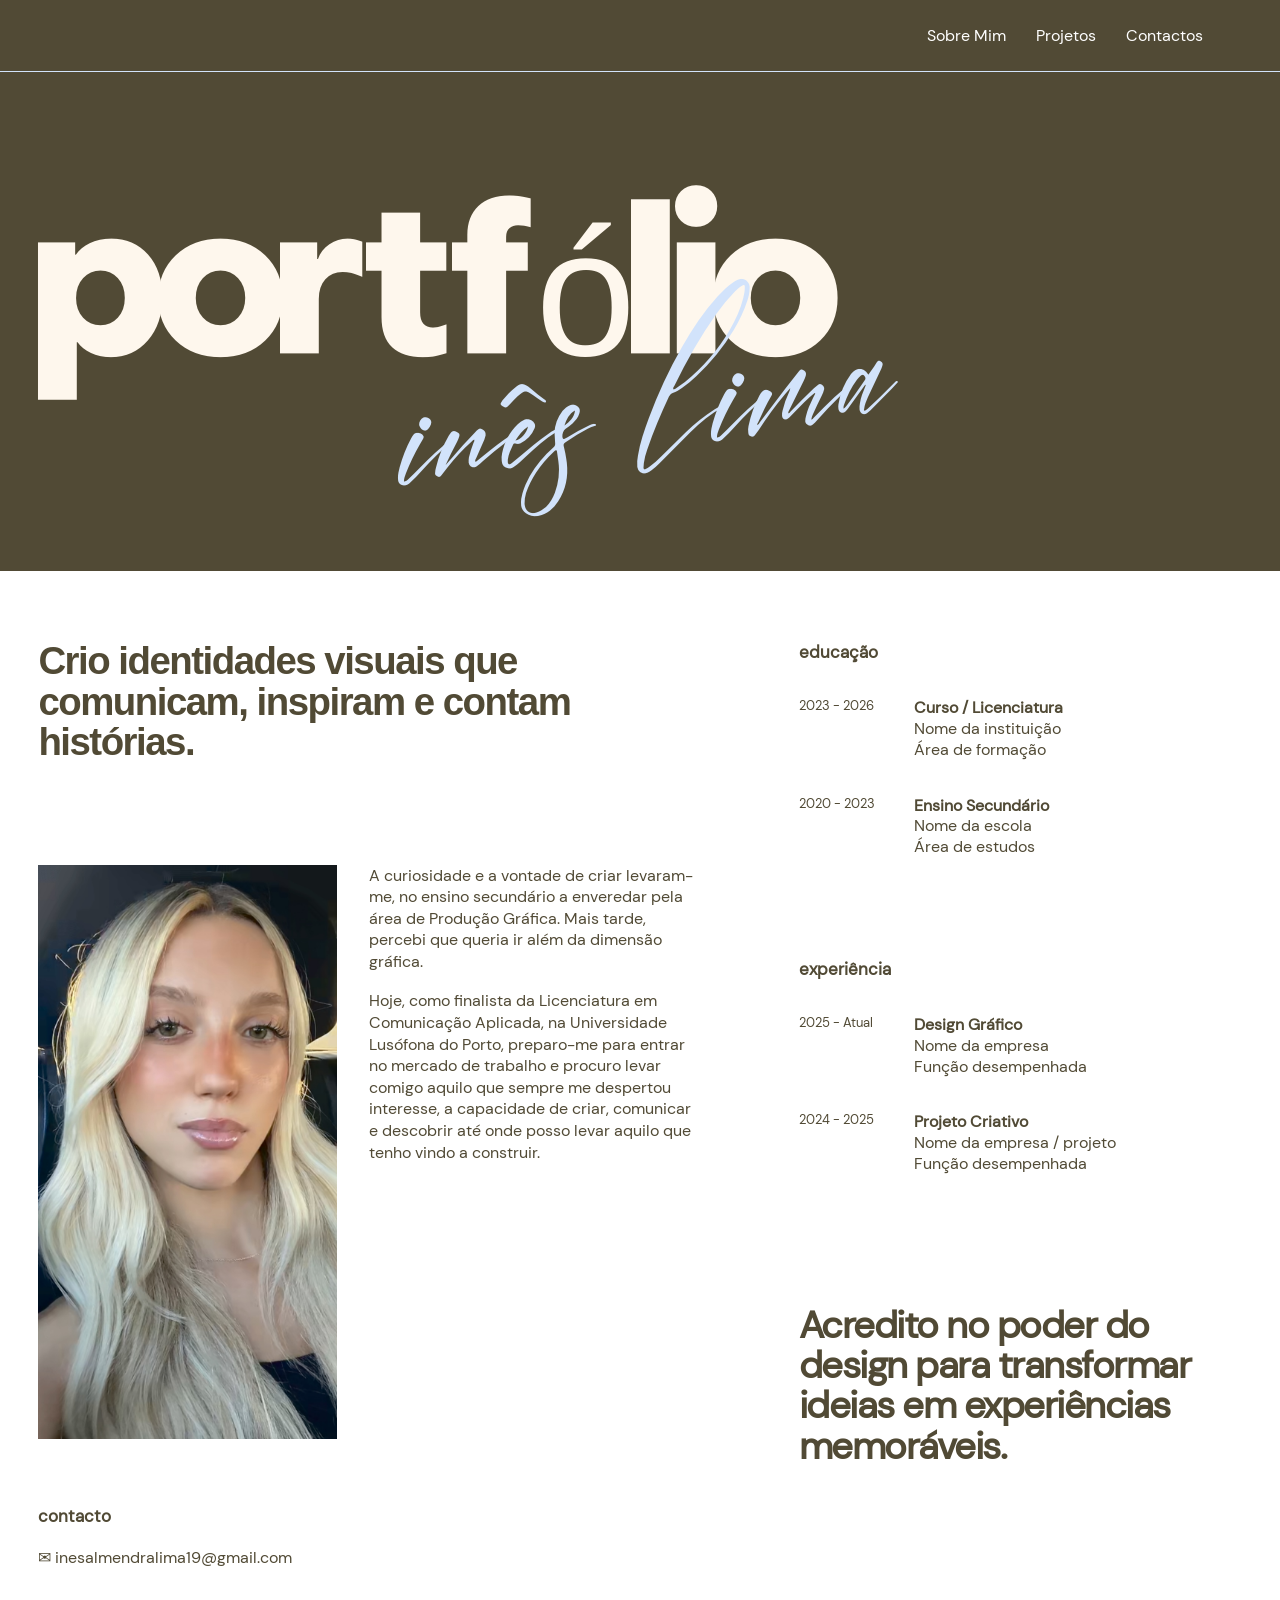
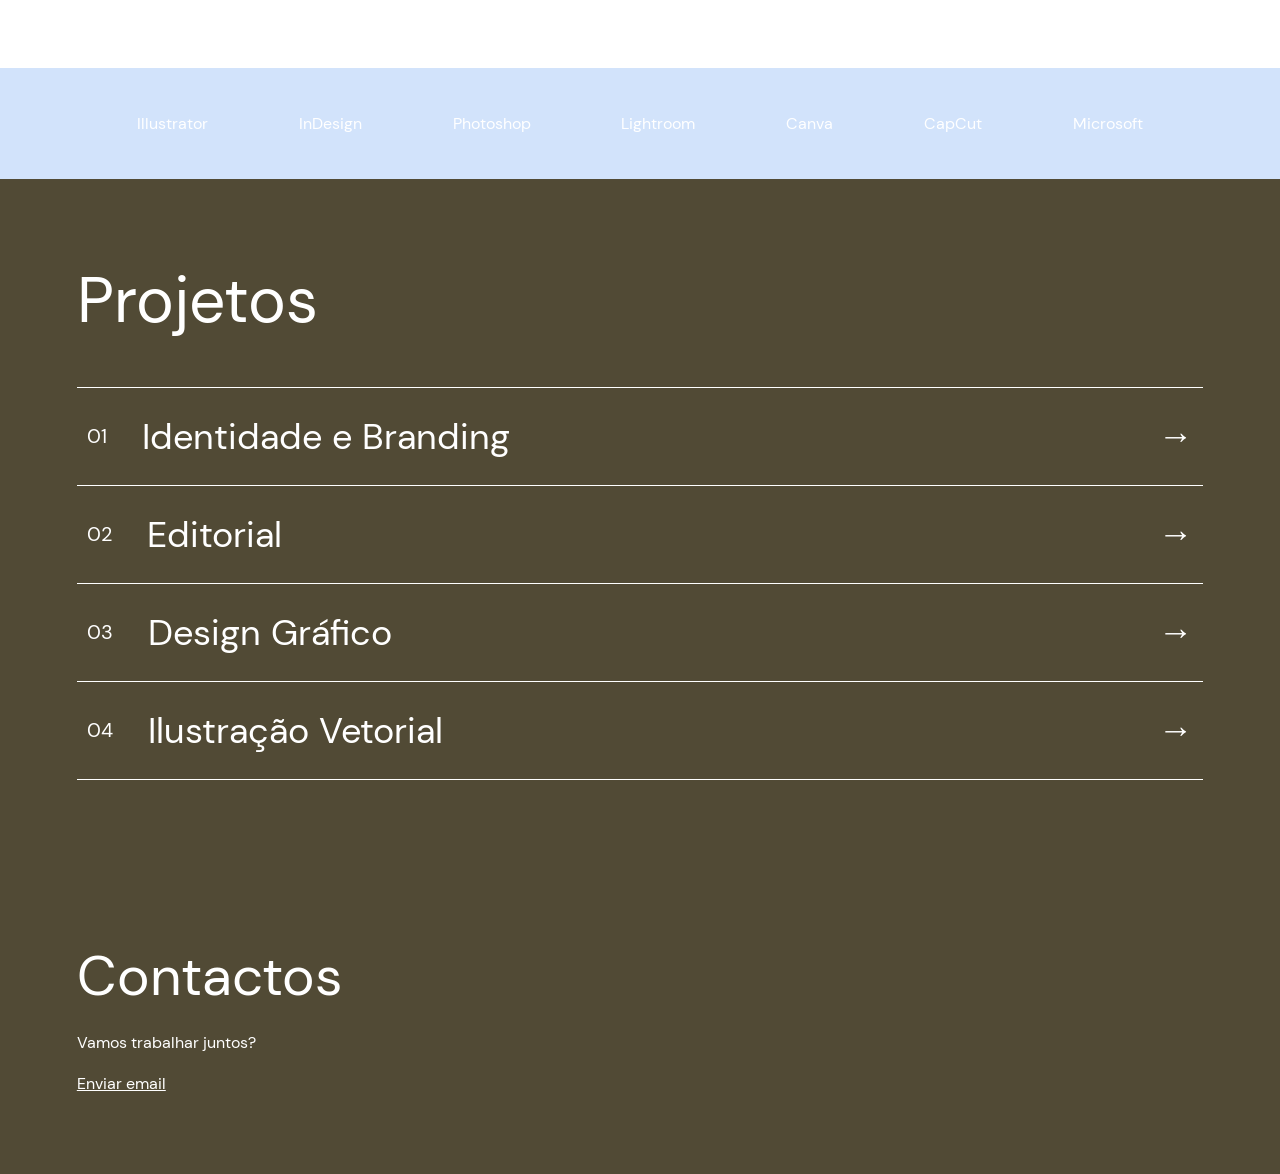
<file: index.html>
<!DOCTYPE html>
<html lang="pt">
<head>
    <meta charset="UTF-8">
    <meta name="viewport"
          content="width=device-width, initial-scale=1.0">
    <title>Portfólio | Inês Lima</title>
    <link rel="stylesheet" href="style.css">
</head>

<body>

    <!-- MENU -->
    <header class="navbar">
        <nav>
            <a href="#sobre">Sobre Mim</a>
            <a href="#projetos">Projetos</a>
            <a href="#contactos">Contactos</a>
        </nav>
    </header>

    <main>
        
<!-- APRESENTAÇÃO -->
<section class="hero">
    <div class="hero-conteudo">

        <h1 class="hero-titulo">portfólio</h1>

        <span class="hero-assinatura">inês lima</span>

    </div>
</section>


        
<!-- SOBRE MIM -->
<section id="sobre" class="sobre">

    <!-- LADO ESQUERDO -->
    <div class="sobre-esquerda">

        <h2 class="frase-principal">
            Crio identidades visuais que comunicam,
            inspiram e contam histórias.
        </h2>

        <div class="apresentacao">

            <img src="/imagens/ines.png"
                 alt="Fotografia de Inês Lima">

            <div class="texto-apresentacao">
                <p>
                    A curiosidade e a vontade de criar levaram-me, no ensino secundário a enveredar pela área de Produção Gráfica. Mais tarde, percebi que queria ir além da dimensão gráfica.

                </p>

                <p>
                    Hoje, como finalista da Licenciatura em Comunicação Aplicada, na Universidade Lusófona do Porto, preparo-me para entrar no mercado de trabalho e procuro levar comigo aquilo que sempre me despertou interesse, a capacidade de criar, comunicar e descobrir até onde posso levar aquilo que tenho vindo a construir.

                </p>


            </div>

        </div>

        <div class="contacto-sobre">
            <h3>contacto</h3>
            <a href="mailto:email@exemplo.com">
                ✉ inesalmendralima19@gmail.com
            </a>
        </div>

    </div>

    <!-- LADO DIREITO -->
    <div class="sobre-direita">

        <!-- EDUCAÇÃO -->
        <div class="educacao">

            <h3>educação</h3>

            <div class="entrada">
                <span class="data">2023 - 2026</span>

                <div class="detalhes">
                    <strong>Curso / Licenciatura</strong>
                    <p>Nome da instituição</p>
                    <p>Área de formação</p>
                </div>
            </div>

            <div class="entrada">
                <span class="data">2020 - 2023</span>

                <div class="detalhes">
                    <strong>Ensino Secundário</strong>
                    <p>Nome da escola</p>
                    <p>Área de estudos</p>
                </div>
            </div>

        </div>

        <!-- EXPERIÊNCIA -->
        <div class="experiencia">

            <h3>experiência</h3>

            <div class="entrada">
                <span class="data">2025 - Atual</span>

                <div class="detalhes">
                    <strong>Design Gráfico</strong>
                    <p>Nome da empresa</p>
                    <p>Função desempenhada</p>
                </div>
            </div>

            <div class="entrada">
                <span class="data">2024 - 2025</span>

                <div class="detalhes">
                    <strong>Projeto Criativo</strong>
                    <p>Nome da empresa / projeto</p>
                    <p>Função desempenhada</p>
                </div>
            </div>

        </div>

        <!-- FRASE FINAL -->
        <h2 class="frase-final">
            Acredito no poder do design para
            transformar ideias em experiências
            memoráveis.
        </h2>

    </div>

</section>


        <!-- FERRAMENTAS -->
        <section class="ferramentas">
            <div class="ferramenta">Illustrator</div>
            <div class="ferramenta">InDesign</div>
            <div class="ferramenta">Photoshop</div>
            <div class="ferramenta">Lightroom</div>
            <div class="ferramenta">Canva</div>
            <div class="ferramenta">CapCut</div>
            <div class="ferramenta">Microsoft</div>
        </section>

        <!-- PROJETOS -->
        <section id="projetos" class="projetos">
            <h2>Projetos</h2>

            <a href="projetos/branding.html"
               class="projeto">
                <span>01</span>
                <h3>Identidade e Branding</h3>
                <span class="seta">→</span>
            </a>

            <a href="projetos/editorial.html"
               class="projeto">
                <span>02</span>
                <h3>Editorial</h3>
                <span class="seta">→</span>
            </a>

            <a href="projetos/design-grafico.html"
               class="projeto">
                <span>03</span>
                <h3>Design Gráfico</h3>
                <span class="seta">→</span>
            </a>

            <a href="projetos/ilustracao.html"
               class="projeto">
                <span>04</span>
                <h3>Ilustração Vetorial</h3>
                <span class="seta">→</span>
            </a>
        </section>

        <!-- CONTACTOS -->
        <section id="contactos" class="contactos">
            <h2>Contactos</h2>
            <p>Vamos trabalhar juntos?</p>
            <a href="mailto:email@exemplo.com">
                Enviar email
            </a>
        </section>
    </main>

    <script src="script.js"></script>
</body>
</html>
</file>
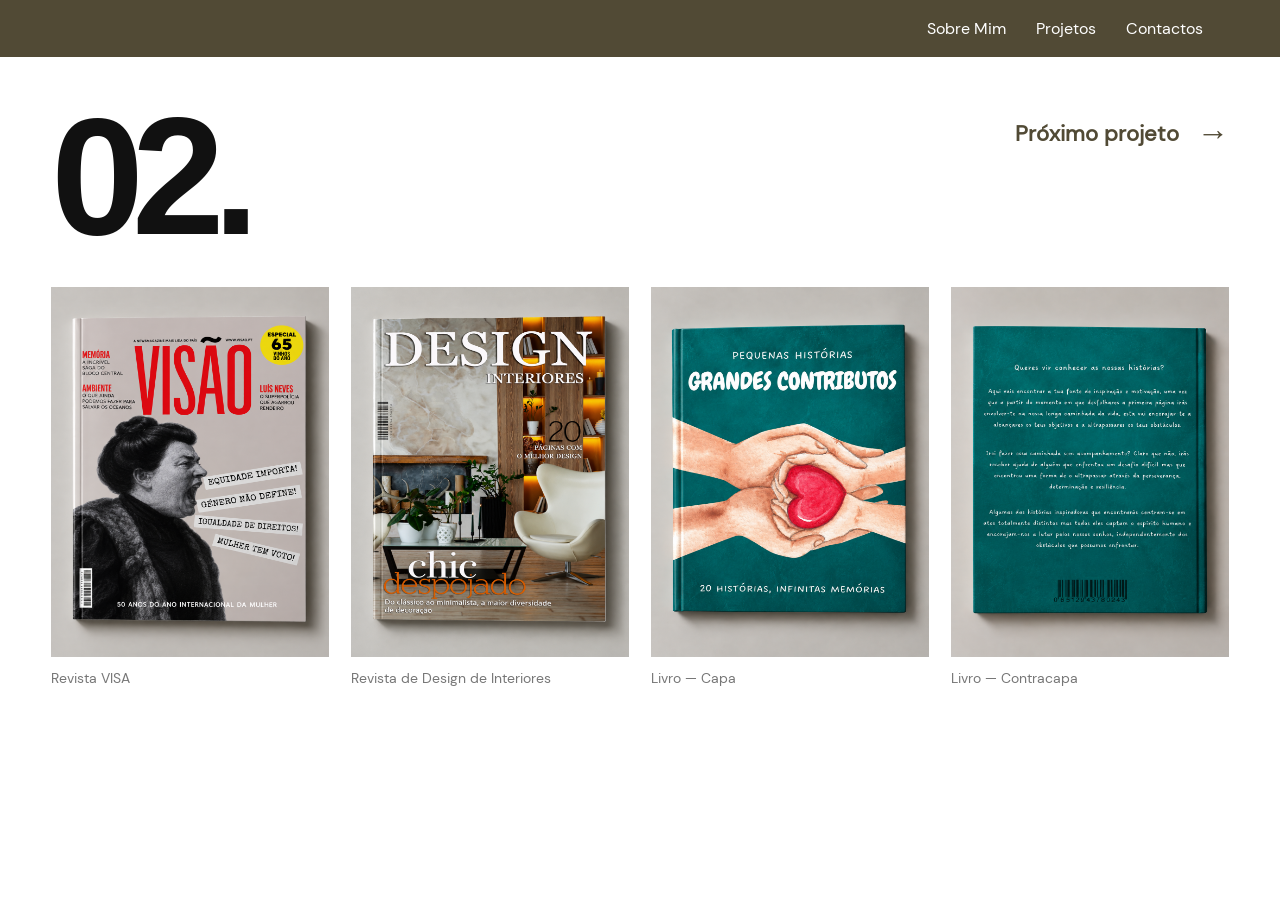
<file: projetos/editorial.html>
<!DOCTYPE html>
<html lang="pt">
<head>
  <meta charset="UTF-8">
  <meta name="viewport" content="width=device-width, initial-scale=1.0">
  <title>Editorial | Inês Lima</title>
  <link rel="stylesheet" href="editorial.css">
  <script src="editorial.js" defer></script>
</head>
<body>
  <header class="navbar">
    <nav aria-label="Menu principal">
      <a href="../index.html#sobre">Sobre Mim</a>
      <a href="../index.html#projetos">Projetos</a>
      <a href="../index.html#contactos">Contactos</a>
    </nav>
  </header>

  <main>

      
<div class="editorial-topo">

<span class="numero-projeto" aria-label="Projeto 02">02.</span>
    <a href="/projetos/design-grafico.html" class="proximo-projeto">
        Próximo projeto
        <span>→</span>
    </a>

</div>

<section class="editorial-gallery">

    <figure class="editorial-item">
        <div class="editorial-imagem">
            <img
                src="/imagens/revistaV.png"
                alt="Conceito de capa para a revista Visão">
        </div>
        <figcaption>Revista VISA</figcaption>
    </figure>

    <figure class="editorial-item">
        <div class="editorial-imagem">
            <img
                src="/imagens/revistaD.png"
                alt="Conceito de capa para uma revista de design de interiores">
        </div>
        <figcaption>Revista de Design de Interiores</figcaption>
    </figure>

    <figure class="editorial-item">
        <div class="editorial-imagem">
            <img
                src="/imagens/capa.png"
                alt="Conceito de uma capa de um livro">
        </div>
        <figcaption>Livro — Capa</figcaption>
    </figure>

    <figure class="editorial-item">
        <div class="editorial-imagem">
            <img
                src="/imagens/contracapa.png"
                alt="Contracapa do livro">
        </div>
        <figcaption>Livro — Contracapa</figcaption>
    </figure>

</section>

    </section>
  </main>
</body>
</html>
</file>
<file: style.css>
/* FONTES PERSONALIZADAS */
@font-face {
    font-family: 'Amsterdam';
    src: url('fonts/AMSTERDAM%20SIGNATURE.OTF') format('opentype');
    font-weight: 400;
    font-style: normal;
    font-display: swap;
}

@font-face {
    font-family: 'Dmsans';
    src: url('fonts/DMSANS-REGULAR.TTF') format('truetype');
    font-weight: 400;
    font-style: normal;
    font-display: swap;
}

@font-face {
    font-family: 'Demo';
    src: url('fonts/FONTSPRING-DEMO-RODER_FONTLOT143F.OTF') format('opentype');
    font-weight: 400;
    font-style: normal;
    font-display: swap;
}

/* CORES E CONFIGURAÇÕES */
:root {
    --fundo: #ffffff;
    --texto: #d2e3fb;
    --castanho: #514a35;
    --bege: #fef7ed;
}

*, *::before, *::after {
    box-sizing: border-box;
}

* {
    margin: 0;
    padding: 0;
}

html {
    scroll-behavior: smooth;
}

body {
    background-color: var(--castanho);
    color: var(--fundo);
    font-family: 'Dmsans', Arial, sans-serif;
    overflow-x: hidden;
}

img { max-width: 100%; }
a { text-decoration: none; color: inherit; }

/* MENU */
.navbar {
    padding: 25px 6%;
    border-bottom: 1px solid var(--texto);
}

.navbar nav {
    display: flex;
    justify-content: flex-end;
    flex-wrap: wrap;
    gap: 30px;
}

.navbar a {
    font-size: 16px;
    transition: color 0.3s;
}

.navbar a:hover { color: var(--texto); }

/* APRESENTAÇÃO / HERO */
.hero {
    background-color: var(--castanho);
    min-height: clamp(300px, 39vw, 550px);
    display: flex;
    align-items: center;
    justify-content: center;
    overflow: hidden;
    padding: 45px 3%;
}

.hero-conteudo {
    position: relative;
    width: 100%;
    max-width: 1600px;
    margin: 0 auto;
    transform: translateY(-20px);
    container-type: inline-size;
}

.hero-pequeno {
    font-family: 'Dmsans', Arial, sans-serif;
    font-size: clamp(24px, 5vw, 75px);
    font-weight: 400;
    line-height: 1;
    color: var(--texto);
    margin: 0;
}

/* TÍTULO PORTFÓLIO */
.hero-titulo {
    font-family: 'Demo', sans-serif;
    font-size: clamp(35px, 15cqw, 240px);
    font-weight: 400;
    letter-spacing: -0.025em;
    line-height: 1;
    color: var(--bege);
    margin: 0;
    white-space: nowrap;
}

/* ASSINATURA SOBREPOSTA */
.hero-assinatura {
    position: absolute;
    top: 40%;
    left: 30%;
    transform: rotate(-8deg);
    font-family: 'Amsterdam', cursive;
    font-size: clamp(200px, 7cqw, 110px);
    font-weight: 20;
    line-height: 1;
    color: var(--texto);
    white-space: nowrap;
    z-index: 2;
}

/* SOBRE MIM */
.sobre {
    display: grid;
    grid-template-columns: minmax(0, 1.2fr) minmax(0, 0.8fr);
    gap: 8%;
    padding: 70px 3% 100px;
    background-color: #ffffff;
    color: var(--castanho);
    align-items: start;
}

.sobre-esquerda {
    display: flex;
    flex-direction: column;
    min-width: 0;
}

.frase-principal {
    font-family: Arial, sans-serif;
    font-size: clamp(30px, 3vw, 45px);
    font-weight: 800;
    line-height: 1.05;
    letter-spacing: -1.5px;
    max-width: 650px;
    margin-bottom: clamp(45px, 8vw, 140px);
}

/* FOTO + TEXTO */
.apresentacao {
    display: grid;
    grid-template-columns: minmax(0, 45%) minmax(0, 1fr);
    gap: clamp(15px, 2.5vw, 35px);
    align-items: start;
}


/* FOTO SOBRE MIM */


.apresentacao img {
    display: block;
    width: 100%;
    height: 600px;
    object-fit: contain;
    object-position: top;
    filter: none;
}



.texto-apresentacao {
    min-width: 0;
    font-size: 16px;
    line-height: 1.35;
    overflow-wrap: break-word;
}

.texto-apresentacao p { margin-bottom: 18px; }

/* CONTACTO SOBRE MIM */
.contacto-sobre { margin-top: 40px; }
.contacto-sobre h3 {
    font-size: 17px;
    font-weight: 800;
    margin-bottom: 20px;
}
.contacto-sobre a {
    font-size: 16px;
    overflow-wrap: anywhere;
}

/* EDUCAÇÃO E EXPERIÊNCIA */
.sobre-direita {
    display: flex;
    flex-direction: column;
    gap: 65px;
    min-width: 0;
}

.educacao h3, .experiencia h3 {
    font-size: 17px;
    font-weight: 800;
    margin-bottom: 35px;
}

.entrada {
    display: grid;
    grid-template-columns: 95px minmax(0, 1fr);
    gap: 20px;
    margin-bottom: 35px;
}

.data { font-size: 13px; line-height: 1.3; }
.detalhes { font-size: 16px; line-height: 1.3; }
.detalhes strong { font-weight: 700; }
.detalhes p { margin: 0; }

.frase-final {
    font-size: clamp(28px, 3vw, 45px);
    font-weight: 800;
    line-height: 1.05;
    letter-spacing: -1.5px;
    margin-top: 30px;
}

/* FERRAMENTAS: FUNDO AZUL SEM LINHAS */
.ferramentas {
    background-color: var(--texto);
    display: flex;
    justify-content: space-evenly;
    align-items: center;
    flex-wrap: wrap;
    gap: 30px;
    padding: 45px 6%;
    border: none;
}

.ferramentas img {
    width: clamp(42px, 5vw, 65px);
    height: clamp(42px, 5vw, 65px);
    object-fit: contain;
    transition: transform 0.3s ease;
}

.ferramentas img:hover { transform: scale(1.15); }

/* PROJETOS */
.projetos { padding: 80px 6%; }
.projetos > h2 {
    font-size: clamp(40px, 5vw, 65px);
    font-weight: 400;
    margin-bottom: 45px;
}

.projeto {
    display: flex;
    align-items: center;
    gap: 35px;
    padding: 25px 10px;
    border-top: 1px solid var(--fundo);
    transition: padding 0.3s, color 0.3s;
}

.projeto:last-child { border-bottom: 1px solid var(--fundo); }
.projeto h3 {
    font-size: clamp(20px, 3vw, 36px);
    font-weight: 400;
    min-width: 0;
}
.projeto > span:first-child { font-size: 20px; }
.seta { margin-left: auto; font-size: 35px; }
.projeto:hover { padding-left: 25px; color: #8a9fbd; }

/* CONTACTOS */
.contactos {
    padding: 80px 6%;
    background-color: var(--castanho);
    color: var(--fundo);
}
.contactos h2 {
    font-size: clamp(38px, 5vw, 55px);
    font-weight: 400;
    margin-bottom: 20px;
}
.contactos p { margin-bottom: 20px; }
.contactos a { text-decoration: underline; }

/* TABLETS / MACBOOKS COM JANELAS MAIS PEQUENAS */
@media (max-width: 1100px) {
    .sobre { gap: 5%; padding: 60px 4%; }
    .apresentacao { grid-template-columns: 1fr; }
    .apresentacao img { max-width: 350px; }
}

@media (max-width: 900px) {
    .sobre {
        grid-template-columns: 1fr;
        gap: 60px;
        padding: 50px 6%;
    }
    .frase-principal { margin-bottom: 55px; }
    .sobre-direita { gap: 45px; }
    .apresentacao { grid-template-columns: minmax(0, 45%) minmax(0, 1fr); }
}

/* TELEMÓVEIS */
@media (max-width: 600px) {
    .navbar { padding: 20px 4%; }
    .navbar nav { justify-content: center; gap: 18px; }
    .navbar a { font-size: 14px; }

    .hero {
        min-height: 260px;
        padding: 30px 4%;
    }
    .hero-conteudo { transform: translateY(-10px); }
    .hero-pequeno { font-size: 6vw; }
    .hero-titulo { font-size: 15cqw; }
    .hero-assinatura {
        font-size: 8cqw;
        left: 37%;
        top: 50%;
    }

    .sobre { gap: 45px; padding: 50px 6%; }
    .frase-principal { font-size: 30px; margin-bottom: 40px; }
    .apresentacao { grid-template-columns: 1fr; gap: 25px; }
    .apresentacao img { max-width: 350px; }
    .entrada { grid-template-columns: 85px minmax(0, 1fr); gap: 15px; }
    .frase-final { font-size: 30px; }

    .ferramentas { gap: 22px; padding: 35px 5%; }
    .ferramentas img { width: 45px; height: 45px; }

    .projetos { padding: 60px 6%; }
    .projetos > h2 { font-size: 45px; }
    .projeto { gap: 15px; padding: 20px 5px; }
    .projeto > span:first-child { font-size: 15px; }
    .seta { font-size: 25px; }
    .contactos { padding: 60px 6%; }
}

@media (prefers-reduced-motion: reduce) {
    html { scroll-behavior: auto; }
    .projeto, .ferramentas img, .navbar a { transition: none; }
}


/* HERO - TELEMÓVEL */
@media (max-width: 600px) {

    .hero {
        height: 330px;
        min-height: 0;
        padding: 30px 2%;
        display: flex;
        align-items: center;
        justify-content: center;
        overflow: hidden;
    }

    .hero-conteudo {
        position: relative;
        width: 100%;
        max-width: 100%;
        transform: none;
    }

    .hero-titulo {
        font-family: 'Demo', sans-serif;
        font-size: 18vw;
        line-height: 1;
        letter-spacing: -0.03em;
        white-space: nowrap;
        text-align: center;
        margin: 0;
    }

    .hero-assinatura {
        position: absolute;
        top: 55%;
        left: 45%;
        font-family: 'Amsterdam', cursive;
        font-size: 12vw;
        font-weight: normal;
        transform: rotate(-8deg);
        white-space: nowrap;
    }
}
</file>
<file: projetos/editorial.css>
@font-face {
  font-family: 'Dmsans';
  src: url('../fonts/DMSANS-REGULAR.TTF') format('truetype');
  font-style: normal;
  font-weight: 400;
  font-display: swap;
}

:root {
  --castanho: #514a35;
  --fundo: #ffffff;
}

* { box-sizing: border-box; }
html { scroll-behavior: smooth; }
body { margin: 0; background: var(--fundo); color: #111; font-family: 'Dmsans', Arial, sans-serif; }
a { color: inherit; text-decoration: none; }

.navbar {
  background: var(--castanho);
  color: #fff;
  padding: 18px 6%;
}
.navbar nav { display: flex; justify-content: flex-end; gap: 30px; flex-wrap: wrap; }
.navbar a { font-size: 16px; transition: opacity .2s; }
.navbar a:hover { opacity: .7; }

.editorial { padding: 38px 3% 90px; }
.editorial-topo {
  display: flex;
  align-items: flex-start;
  justify-content: space-between;
  gap: 20px;
  min-height: 195px;
}
.proximo-projeto {
  display: inline-flex;
  align-items: center;
  gap: 18px;
  margin-top: 36px;
  color: var(--castanho);
  font-size: 22px;
  font-weight: 600;
  white-space: nowrap;
}
.proximo-projeto span { font-size: 34px; line-height: 1; transition: transform .25s; }
.proximo-projeto:hover span { transform: translateX(7px); }
.numero-projeto {
  font-family: Arial, sans-serif;
  font-size: clamp(90px, 13vw, 210px);
  line-height: .9;
  font-weight: 900;
  letter-spacing: -.07em;
  padding-right: .04em;
}

.editorial-galeria {
  display: grid;
  grid-template-columns: repeat(3, minmax(0, 1fr));
  gap: clamp(14px, 2.2vw, 36px);
  align-items: start;
}
.editorial-item { margin: 0; min-width: 0; }
.editorial-item img {
  display: block;
  width: 100%;
  height: auto;
  aspect-ratio: 3 / 4;
  object-fit: cover;
}
.editorial-rodape { margin-top: clamp(50px, 7vw, 110px); }
.editorial-rodape h1 { font-size: clamp(36px, 4vw, 58px); letter-spacing: -.045em; line-height: 1.1; margin: 0 0 18px; }
.editorial-rodape p { max-width: 570px; margin: 0; color: #666; font-size: 16px; line-height: 1.55; }

@media (max-width: 800px) {
  .editorial { padding: 28px 4% 65px; }
  .editorial-topo { min-height: 155px; }
  .proximo-projeto { font-size: 18px; margin-top: 25px; gap: 10px; }
  .proximo-projeto span { font-size: 27px; }
  .numero-projeto { font-size: clamp(85px, 17vw, 140px); }
  .editorial-galeria { grid-template-columns: repeat(2, minmax(0, 1fr)); gap: 18px; }
}
@media (max-width: 520px) {
  .navbar { padding: 18px 4%; }
  .navbar nav { justify-content: center; gap: 20px; }
  .navbar a { font-size: 14px; }
  .editorial { padding: 25px 5% 55px; }
  .editorial-topo { min-height: 125px; }
  .numero-projeto { font-size: clamp(76px, 22vw, 110px); }
  .proximo-projeto { font-size: 15px; margin-top: 22px; gap: 7px; }
  .proximo-projeto span { font-size: 23px; }
  .editorial-galeria { grid-template-columns: 1fr; gap: 24px; }
  .editorial-item img { aspect-ratio: 3 / 4; }
  .editorial-rodape { margin-top: 45px; }
}


/* =====================================
   GALERIA EDITORIAL - CORRIGIDA
===================================== */


/* GALERIA EDITORIAL */

.editorial-gallery {
    display: grid;
    grid-template-columns: repeat(4, minmax(0, 1fr));
    gap: 22px;
    width: 100%;
    padding: 0 4%;
    align-items: start;
}

.editorial-item {
    min-width: 0;
    width: 100%;
    margin: 0;
}

/* ÁREA DA IMAGEM */

.editorial-imagem {
    width: 100%;
    aspect-ratio: 3 / 4;

    display: flex;
    align-items: center;
    justify-content: center;

    overflow: hidden;
}


/* IMAGEM E LEGENDA */

.editorial-item {
    display: flex;
    flex-direction: column;
    align-items: flex-start;
    min-width: 0;
    margin: 0;
}

.editorial-imagem {
    width: 100%;
    height: auto;
    aspect-ratio: auto;
    background: transparent;
    overflow: visible;
}

.editorial-imagem img {
    display: block;
    width: 100%;
    height: auto;
    object-fit: initial;
}

/* LEGENDA */

.editorial-item figcaption {
    width: 100%;
    margin-top: 12px;
    padding: 0;
    text-align: left;

    font-family: 'Dmsans', Arial, sans-serif;
    font-size: 14px;
    color: #777777;
}


/* TABLETS */

@media (max-width: 900px) {
    .editorial-gallery {
        grid-template-columns: repeat(2, minmax(0, 1fr));
        gap: 30px 20px;
    }
}

/* TELEMÓVEIS */

@media (max-width: 600px) {
    .editorial-gallery {
        grid-template-columns: repeat(2, minmax(0, 1fr));
        gap: 25px 12px;
        padding: 0 5%;
    }

    .editorial-item figcaption {
        font-size: 12px;
        margin-top: 8px;
    }
}


/* TABLETS */

@media (max-width: 900px) {
    .editorial-gallery {
        grid-template-columns: repeat(2, minmax(0, 1fr));
        gap: 20px;
    }
}

/* TELEMÓVEIS */

@media (max-width: 600px) {
    .editorial-gallery {
        grid-template-columns: 1fr;
        gap: 30px;
        padding: 0 5%;
    }

    .editorial-item img {
        width: 100%;
        height: auto;
    }
}


/* TOPO DA PÁGINA EDITORIAL */

.editorial-topo {
    display: flex;
    justify-content: space-between;
    align-items: flex-start;
    width: 100%;
    padding: 45px 4% 35px;
}

/* NÚMERO 02 */

.editorial-numero {
    font-family: 'Dmsans', Arial, sans-serif;
    font-size: clamp(100px, 12vw, 200px);
    font-weight: 900;
    line-height: 0.9;
    letter-spacing: -0.08em;
    color: #000000;
    margin: 0;
}

/* PRÓXIMO PROJETO */

.editorial-topo .proximo-projeto {
    display: inline-flex;
    align-items: center;
    gap: 18px;
    margin-top: 15px;

    font-family: 'Dmsans', Arial, sans-serif;
    font-size: 22px;
    font-weight: 600;
    color: #514a35;
    text-decoration: none;
}

.editorial-topo .proximo-projeto span {
    font-size: 32px;
    transition: transform 0.3s ease;
}

.editorial-topo .proximo-projeto:hover span {
    transform: translateX(6px);
}

/* TELEMÓVEIS */

@media (max-width: 600px) {
    .editorial-topo {
        padding: 30px 5% 25px;
        align-items: flex-start;
    }

    .editorial-numero {
        font-size: 90px;
    }

    .editorial-topo .proximo-projeto {
        font-size: 15px;
        gap: 8px;
        margin-top: 10px;
    }

    .editorial-topo .proximo-projeto span {
        font-size: 24px;
    }
}
</file>
